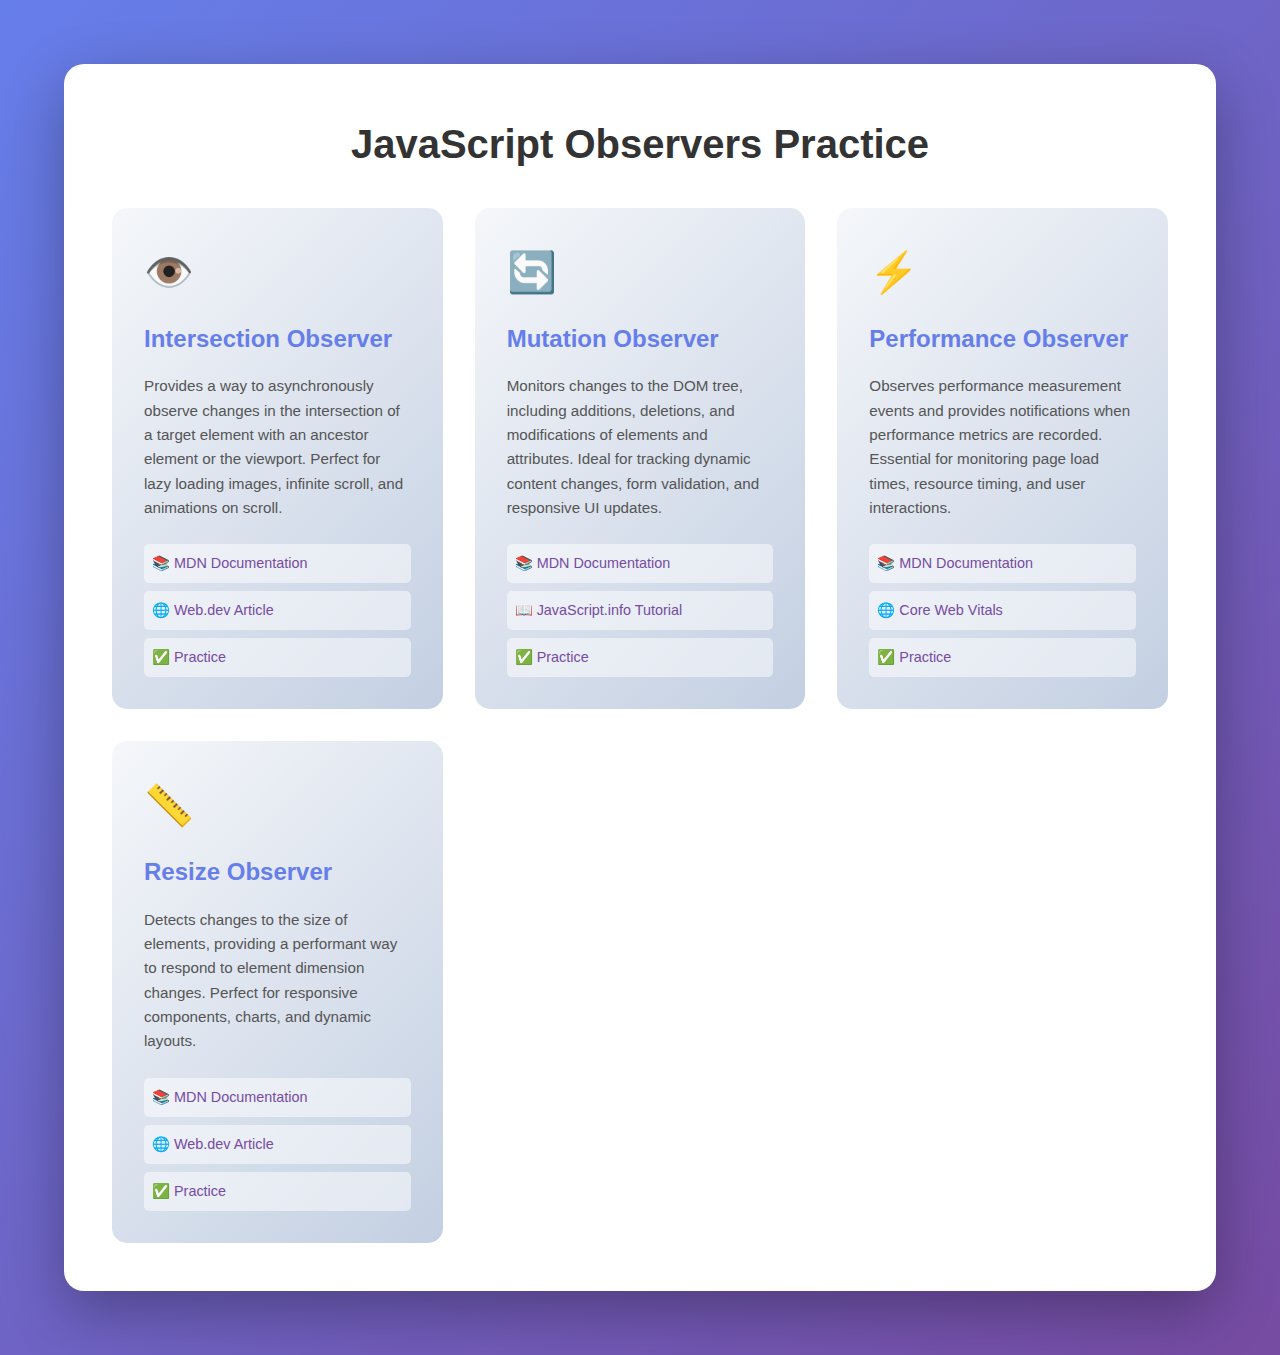
<file: index.html>
<!DOCTYPE html>
<html lang="en">
<head>
    <meta charset="UTF-8">
    <meta name="viewport" content="width=device-width, initial-scale=1.0">
    <title>JavaScript Observers Practice</title>
    <link rel="stylesheet" href="styles.css">
</head>
<body>
    <div class="container">
        <h1>JavaScript Observers Practice</h1>

        <div class="observers-grid">
            <!-- IntersectionObserver -->
            <div class="observer-card">
                <div class="icon">👁️</div>
                <h2>Intersection Observer</h2>
                <p>Provides a way to asynchronously observe changes in the intersection of a target element with an ancestor element or the viewport. Perfect for lazy loading images, infinite scroll, and animations on scroll.</p>
                <div class="links">
                    <a href="https://developer.mozilla.org/en-US/docs/Web/API/Intersection_Observer_API" target="_blank">📚 MDN Documentation</a>
                    <a href="https://web.dev/articles/intersectionobserver-v2" target="_blank">🌐 Web.dev Article</a>
                    <a href="./intersectionobserver.html" >✅ Practice </a>
                </div>
            </div>

            <!-- MutationObserver -->
            <div class="observer-card">
                <div class="icon">🔄</div>
                <h2>Mutation Observer</h2>
                <p>Monitors changes to the DOM tree, including additions, deletions, and modifications of elements and attributes. Ideal for tracking dynamic content changes, form validation, and responsive UI updates.</p>
                <div class="links">
                    <a href="https://developer.mozilla.org/en-US/docs/Web/API/MutationObserver" target="_blank">📚 MDN Documentation</a>
                    <a href="https://javascript.info/mutation-observer" target="_blank">📖 JavaScript.info Tutorial</a>
                    <a href="./mutationobserver.html" >✅ Practice </a>
                </div>
            </div>

            <!-- PerformanceObserver -->
            <div class="observer-card">
                <div class="icon">⚡</div>
                <h2>Performance Observer</h2>
                <p>Observes performance measurement events and provides notifications when performance metrics are recorded. Essential for monitoring page load times, resource timing, and user interactions.</p>
                <div class="links">
                    <a href="https://developer.mozilla.org/en-US/docs/Web/API/PerformanceObserver" target="_blank">📚 MDN Documentation</a>
                    <a href="https://web.dev/articles/vitals" target="_blank">🌐 Core Web Vitals</a>
                    <a href="./performanceobserver.html" >✅ Practice </a>
                </div>
            </div>

            <!-- ResizeObserver -->
            <div class="observer-card">
                <div class="icon">📏</div>
                <h2>Resize Observer</h2>
                <p>Detects changes to the size of elements, providing a performant way to respond to element dimension changes. Perfect for responsive components, charts, and dynamic layouts.</p>
                <div class="links">
                    <a href="https://developer.mozilla.org/en-US/docs/Web/API/ResizeObserver" target="_blank">📚 MDN Documentation</a>
                    <a href="https://web.dev/articles/resize-observer" target="_blank">🌐 Web.dev Article</a>
                    <a href="./resizeobserver.html" >✅ Practice </a>
                </div>
            </div>
        </div>
    </div>
</body>
</html>
</file>
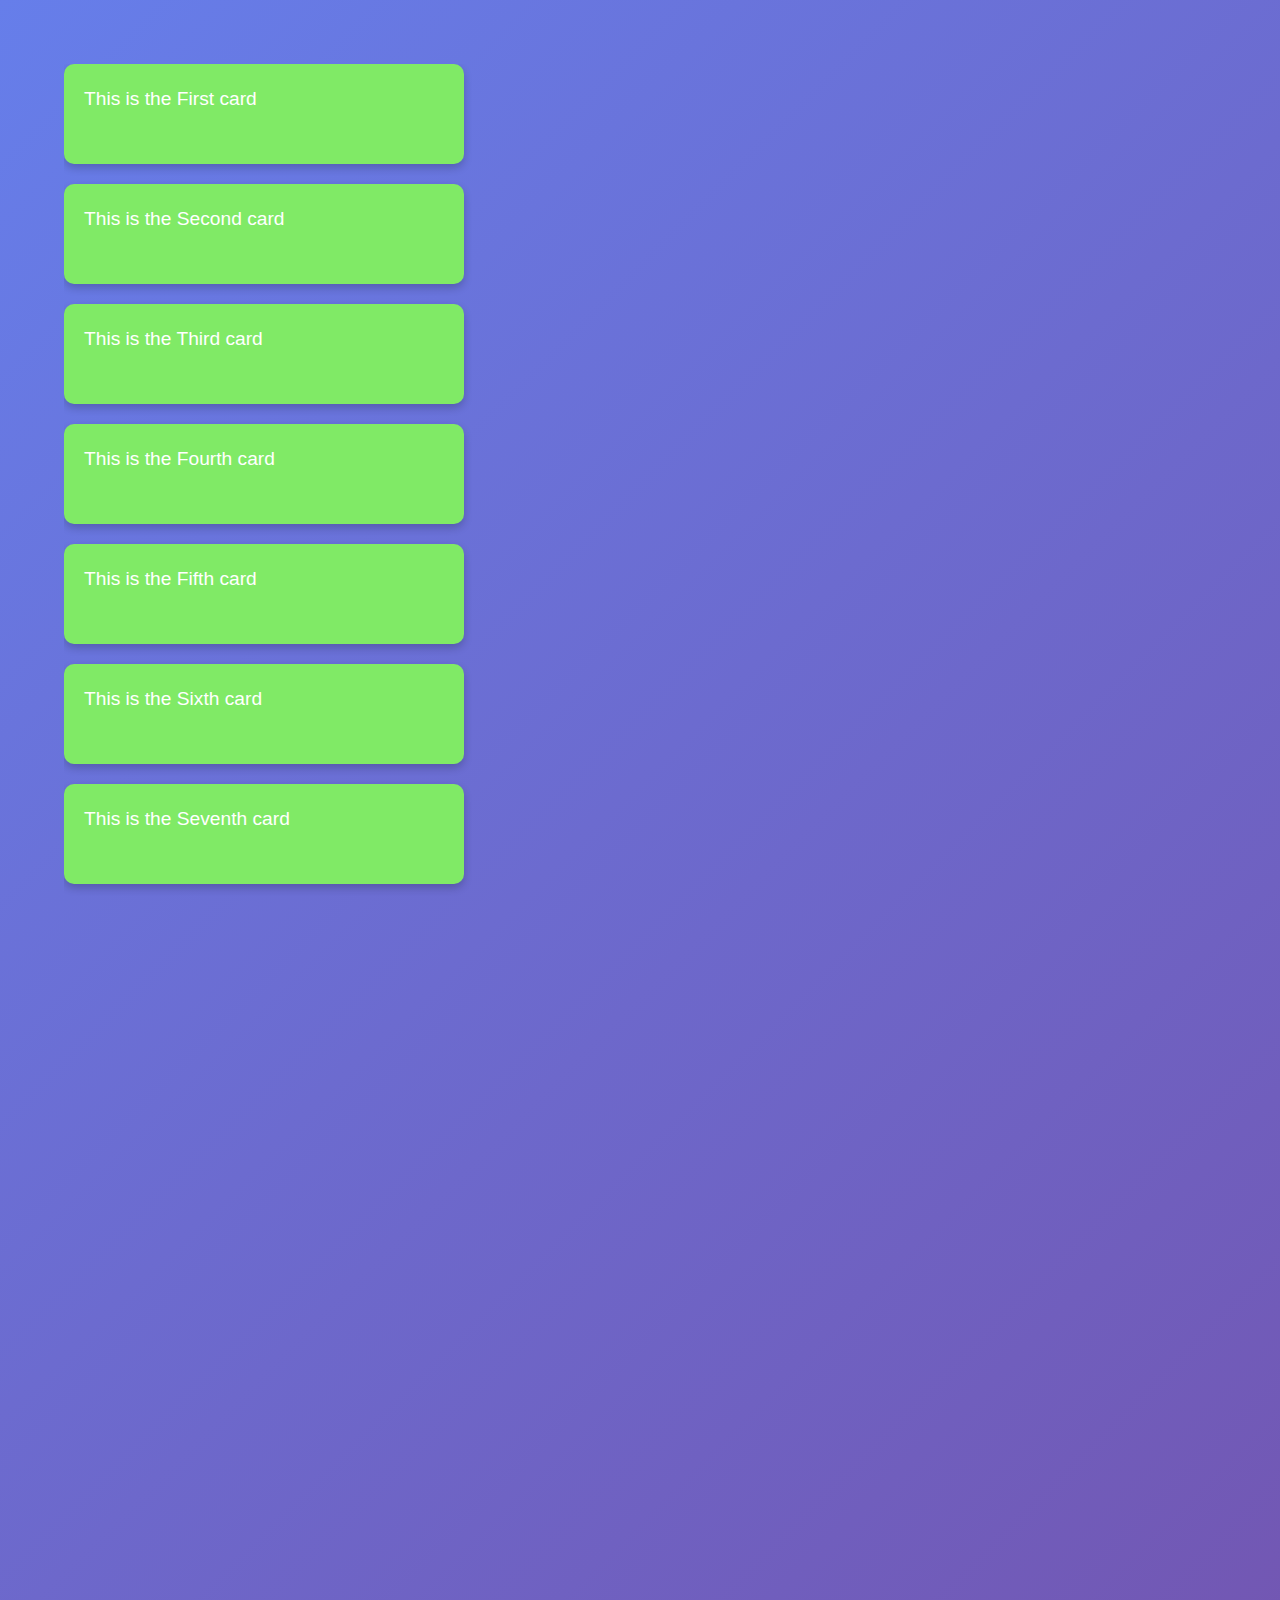
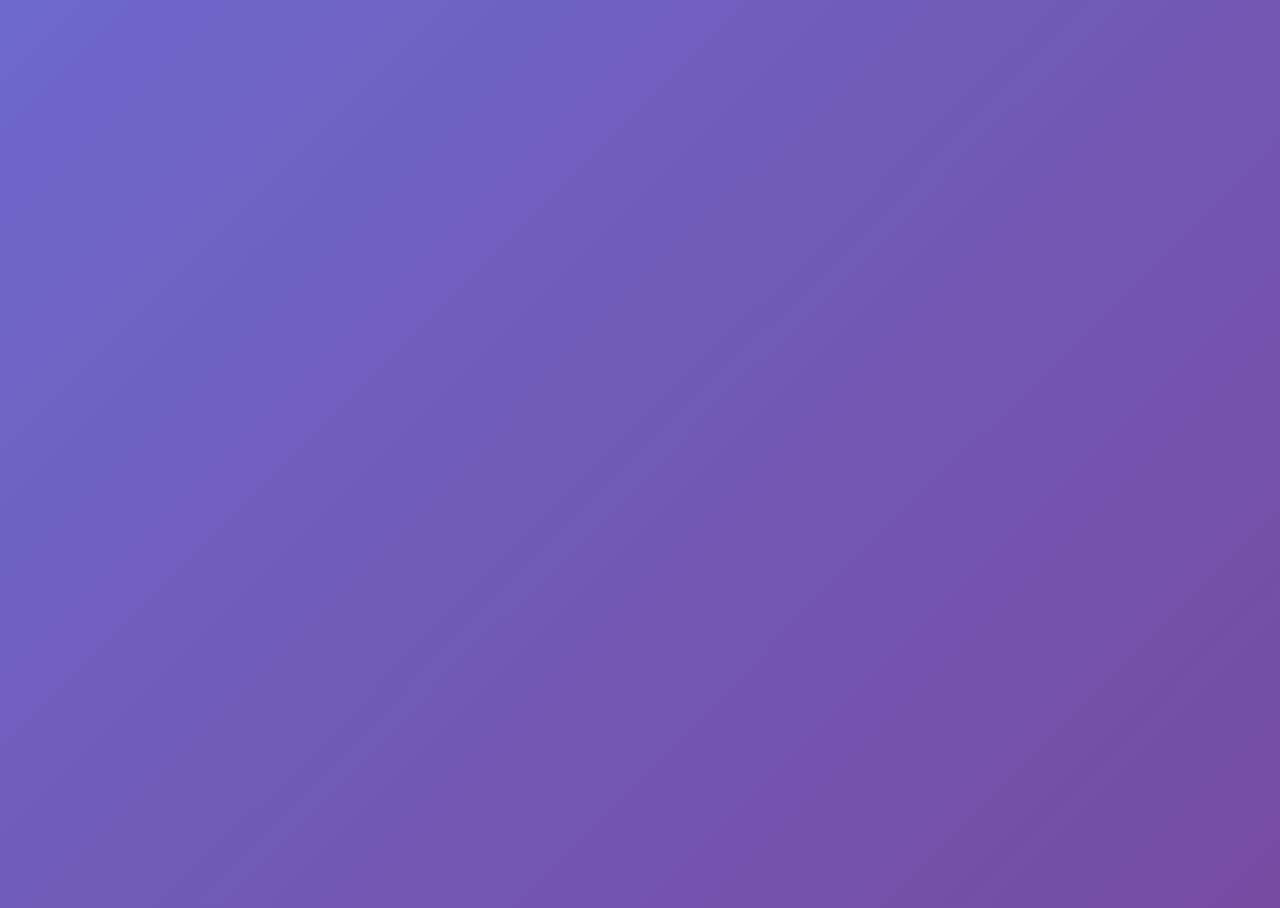
<file: intersectionobserver.html>
<!DOCTYPE html>
<html lang="en">
<head>
    <meta charset="UTF-8">
    <meta name="viewport" content="width=device-width, initial-scale=1.0">
    <title>Intersection Observer</title>
    <link rel="stylesheet" href="styles.css">
    <script src="scripts/intersectionobserver_1.js" defer></script>
</head>
<body>
    <div class="io-container">
        <div class="io-card-container"></div>
    </div>

    <script>
        const cards = [
            'First', 'Second', 'Third', 'Fourth', 'Fifth',
            'Sixth', 'Seventh', 'Eighth', 'Ninth', 'Tenth',
            'Eleventh', 'Twelfth', 'Thirteenth', 'Fourteenth', 'Fifteenth',
            'Sixteenth', 'Seventeenth', 'Eighteenth', 'Nineteenth', 'Last'
        ];
        const container = document.querySelector('.io-card-container');
        container.innerHTML = cards.map(name => 
            `<div class="io-card">This is the ${name} card</div>`
        ).join('');
    </script>
</body>    
</html>
</file>
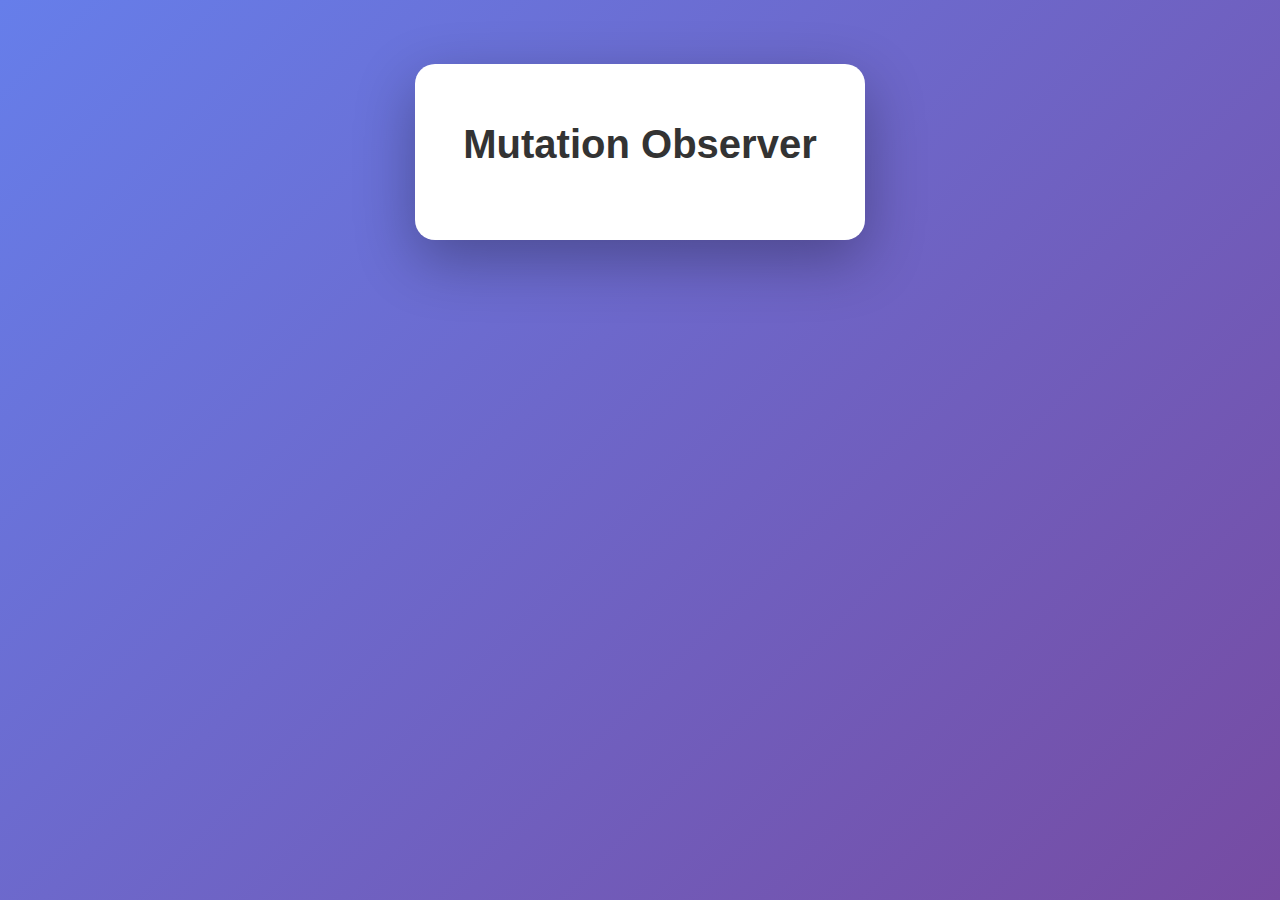
<file: mutationobserver.html>
<!DOCTYPE html>
<html lang="en">
<head>
    <meta charset="UTF-8">
    <meta name="viewport" content="width=device-width, initial-scale=1.0">
    <title>Mutation Observer</title>
    <link rel="stylesheet" href="styles.css">
</head>
<body>
    <div class="container">
        <h1>Mutation Observer</h1>
    </div>
</body>    
</html>
</file>
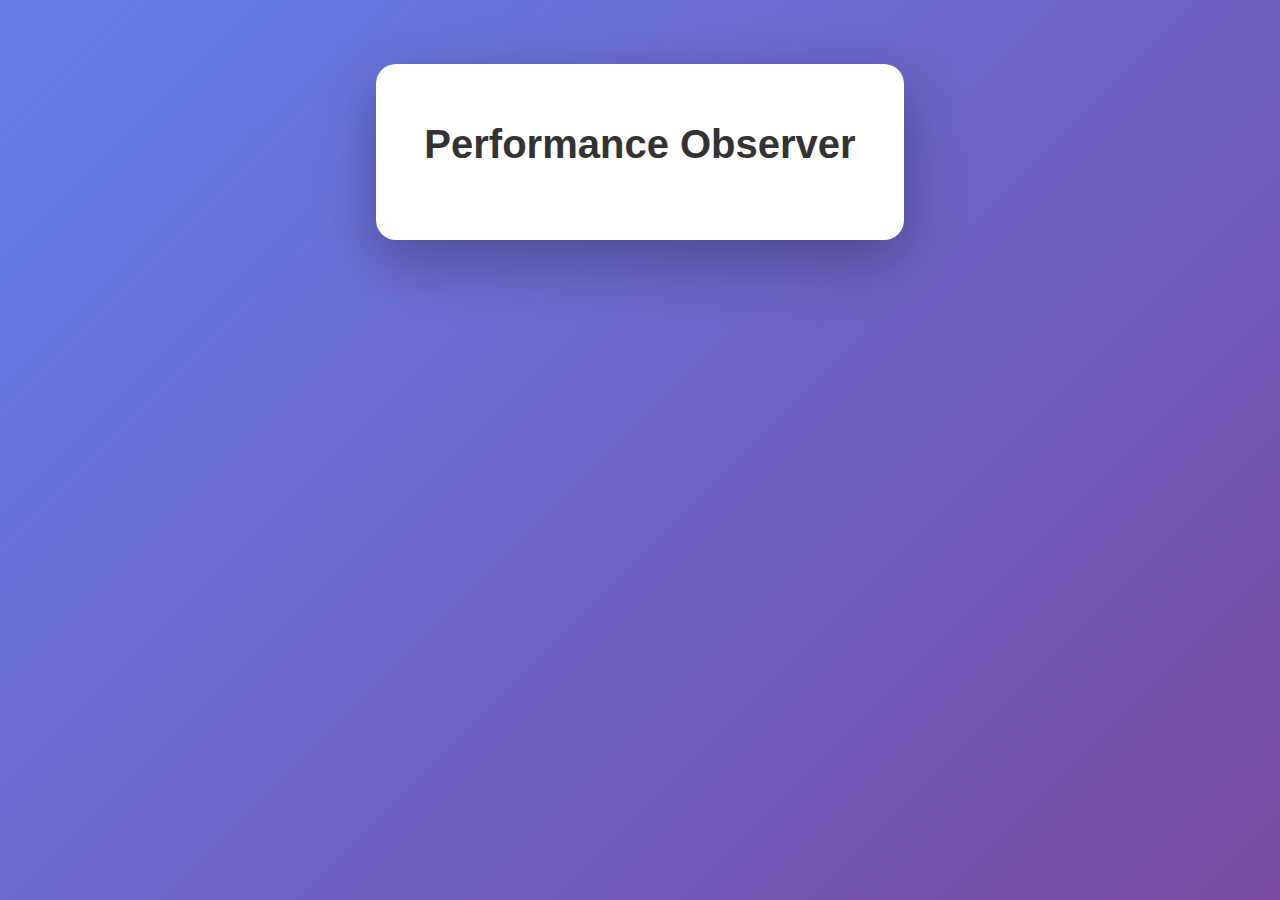
<file: performanceobserver.html>
<!DOCTYPE html>
<html lang="en">
<head>
    <meta charset="UTF-8">
    <meta name="viewport" content="width=device-width, initial-scale=1.0">
    <title>Performance Observer</title>
    <link rel="stylesheet" href="styles.css">
</head>
<body>
    <div class="container">
        <h1>Performance Observer</h1>
    </div>
</body>    
</html>
</file>
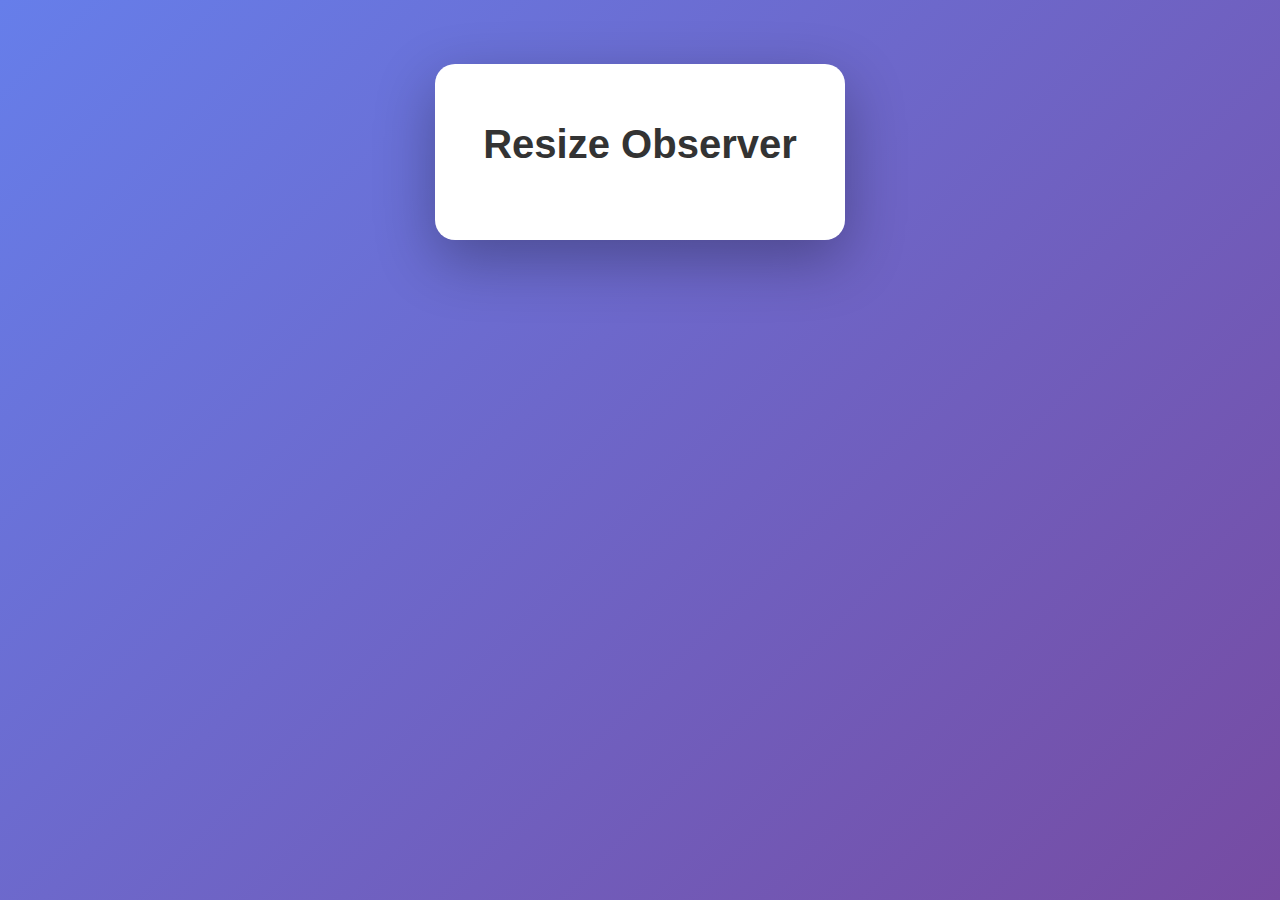
<file: resizeobserver.html>
<!DOCTYPE html>
<html lang="en">
<head>
    <meta charset="UTF-8">
    <meta name="viewport" content="width=device-width, initial-scale=1.0">
    <title>Resize Observer</title>
    <link rel="stylesheet" href="styles.css">
</head>
<body>
    <div class="container">
        <h1>Resize Observer</h1>
    </div>
</body>    
</html>
</file>
<file: styles.css>
* {
    margin: 0;
    padding: 0;
    box-sizing: border-box;
}

body {
    font-family: 'Segoe UI', Tahoma, Geneva, Verdana, sans-serif;
    line-height: 1.6;
    background: linear-gradient(135deg, #667eea 0%, #764ba2 100%);
    min-height: 100vh;
    padding: 4rem;
}

.container {
    max-width: fit-content;
    min-width: fit-content;
    margin: 0 auto;
    background: white;
    border-radius: 20px;
    padding: 3rem;
    box-shadow: 0 20px 60px rgba(0, 0, 0, 0.3);
}

h1 {
    color: #333;
    text-align: center;
    margin-bottom: 1rem;
    font-size: 2.5rem;
}

.subtitle {
    text-align: center;
    color: #666;
    margin-bottom: 3rem;
    font-size: 1.1rem;
}

.observers-grid {
    display: grid;
    grid-template-columns: repeat(auto-fit, minmax(260px, 1fr));
    gap: 2rem;
    margin-top: 2rem;
}

.observer-card {
    background: linear-gradient(135deg, #f5f7fa 0%, #c3cfe2 100%);
    border-radius: 15px;
    padding: 2rem;
    transition: transform 0.3s ease, box-shadow 0.3s ease;
    cursor: pointer;
}

.observer-card:hover {
    transform: translateY(-5px);
    box-shadow: 0 10px 30px rgba(0, 0, 0, 0.2);
}

.observer-card h2 {
    color: #667eea;
    margin-bottom: 1rem;
    font-size: 1.5rem;
}

.observer-card p {
    color: #555;
    margin-bottom: 1.5rem;
    font-size: 0.95rem;
}

.links {
    display: flex;
    flex-direction: column;
    gap: 0.5rem;
}

.links a {
    color: #764ba2;
    text-decoration: none;
    padding: 0.5rem;
    background: rgba(255, 255, 255, 0.5);
    border-radius: 5px;
    transition: background 0.3s ease;
    font-size: 0.9rem;
}

.links a:hover {
    background: rgba(255, 255, 255, 0.9);
}

.icon {
    font-size: 2.5rem;
    margin-bottom: 1rem;
}

/* Intersection Observer styles*/
.io-container {
    width: 100%;
    height: 100%;
    overflow: auto;
}

.io-card-container {
    display: flex;
    flex-direction: column;
    align-items: start;
    gap: 20px;
}

.io-card {
    width: 400px;
    height: 100px;
    background-color: #80ea66;
    color: white;
    padding: 20px;
    text-align: start;
    font-size: 1.2rem;
    border-radius: 10px;
    opacity: 0;
    transform: translateX(400px);
    transition: opacity 0.3s ease, transform 0.3s ease;
    box-shadow: 0 4px 8px rgba(0, 0, 0, 0.2);
}

.io-card.shown {
    opacity: 1;
    transform: translateX(0);
}

.io-card:hover {
    background-color: #66d455;
    cursor: pointer;
}

/* Mutation Observer styles*/

/* Performance Observer styles*/

/* Resize Observer styles*/
</file>
